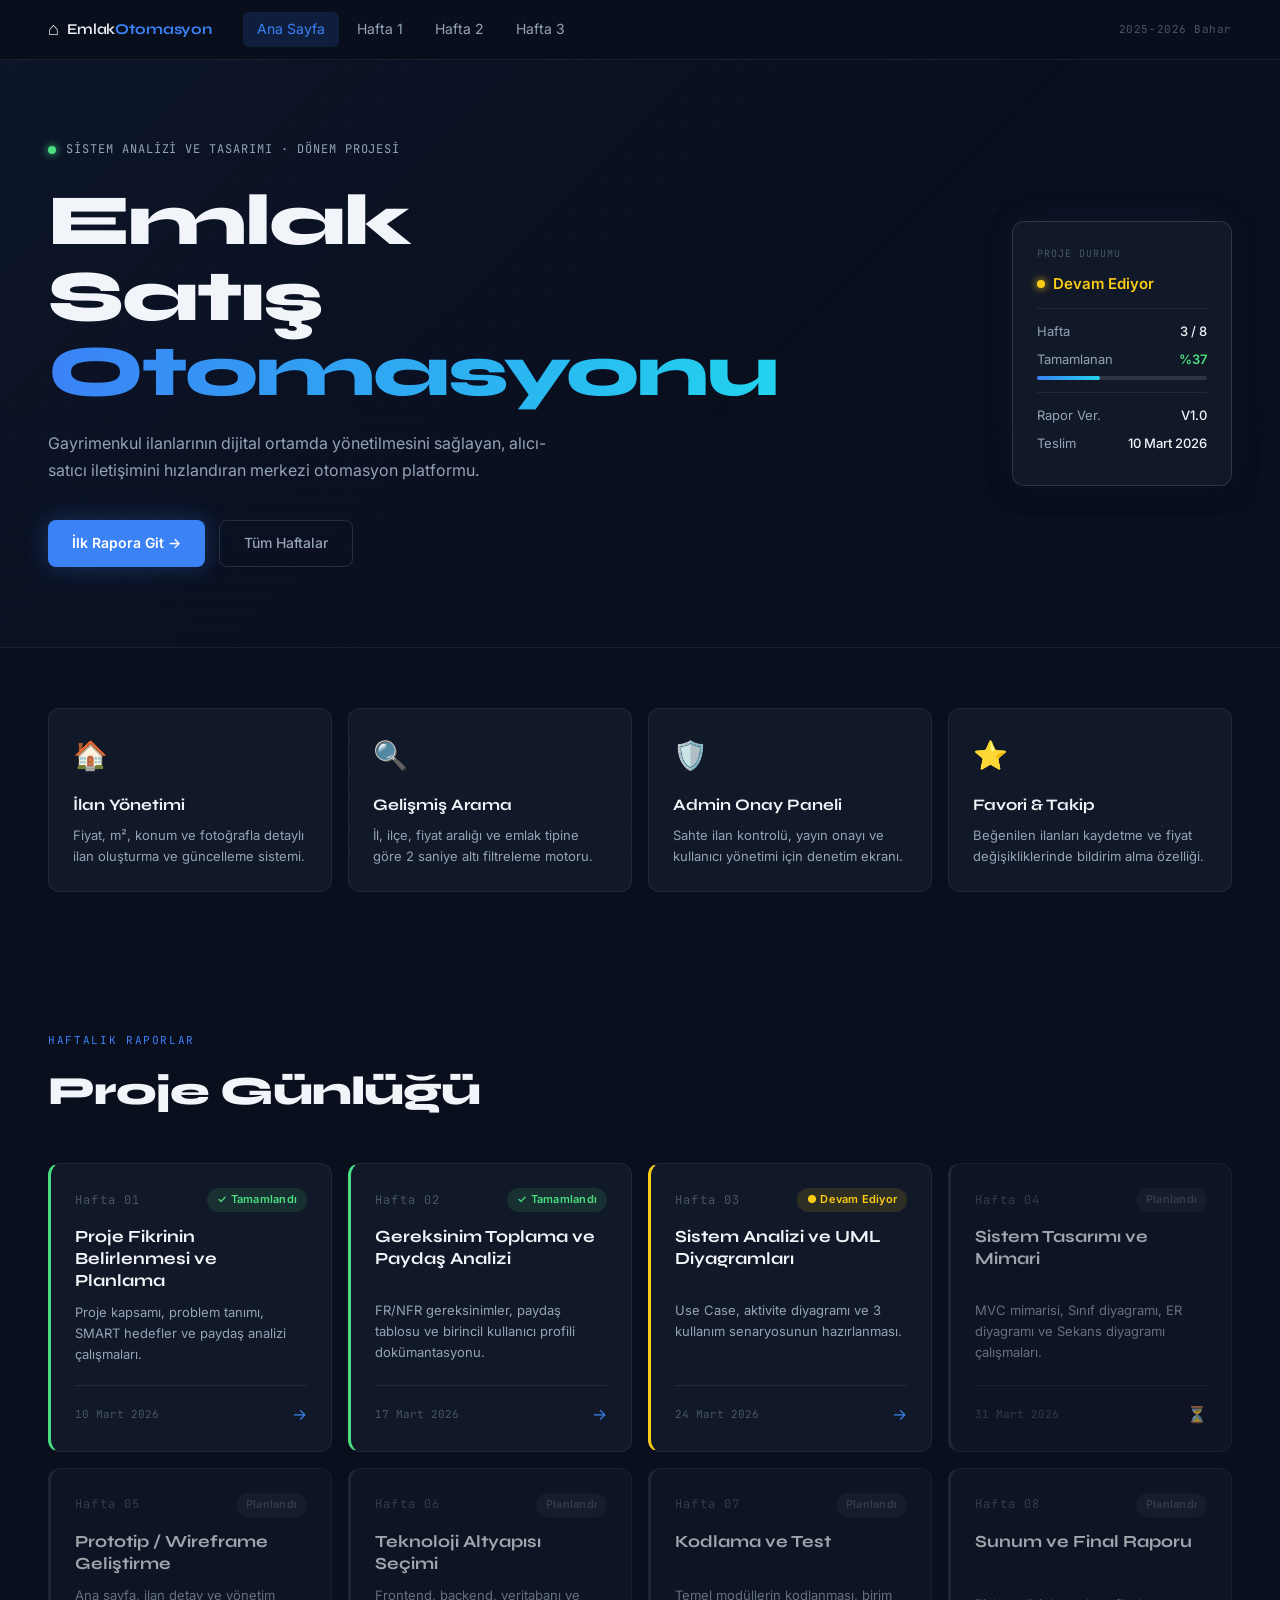
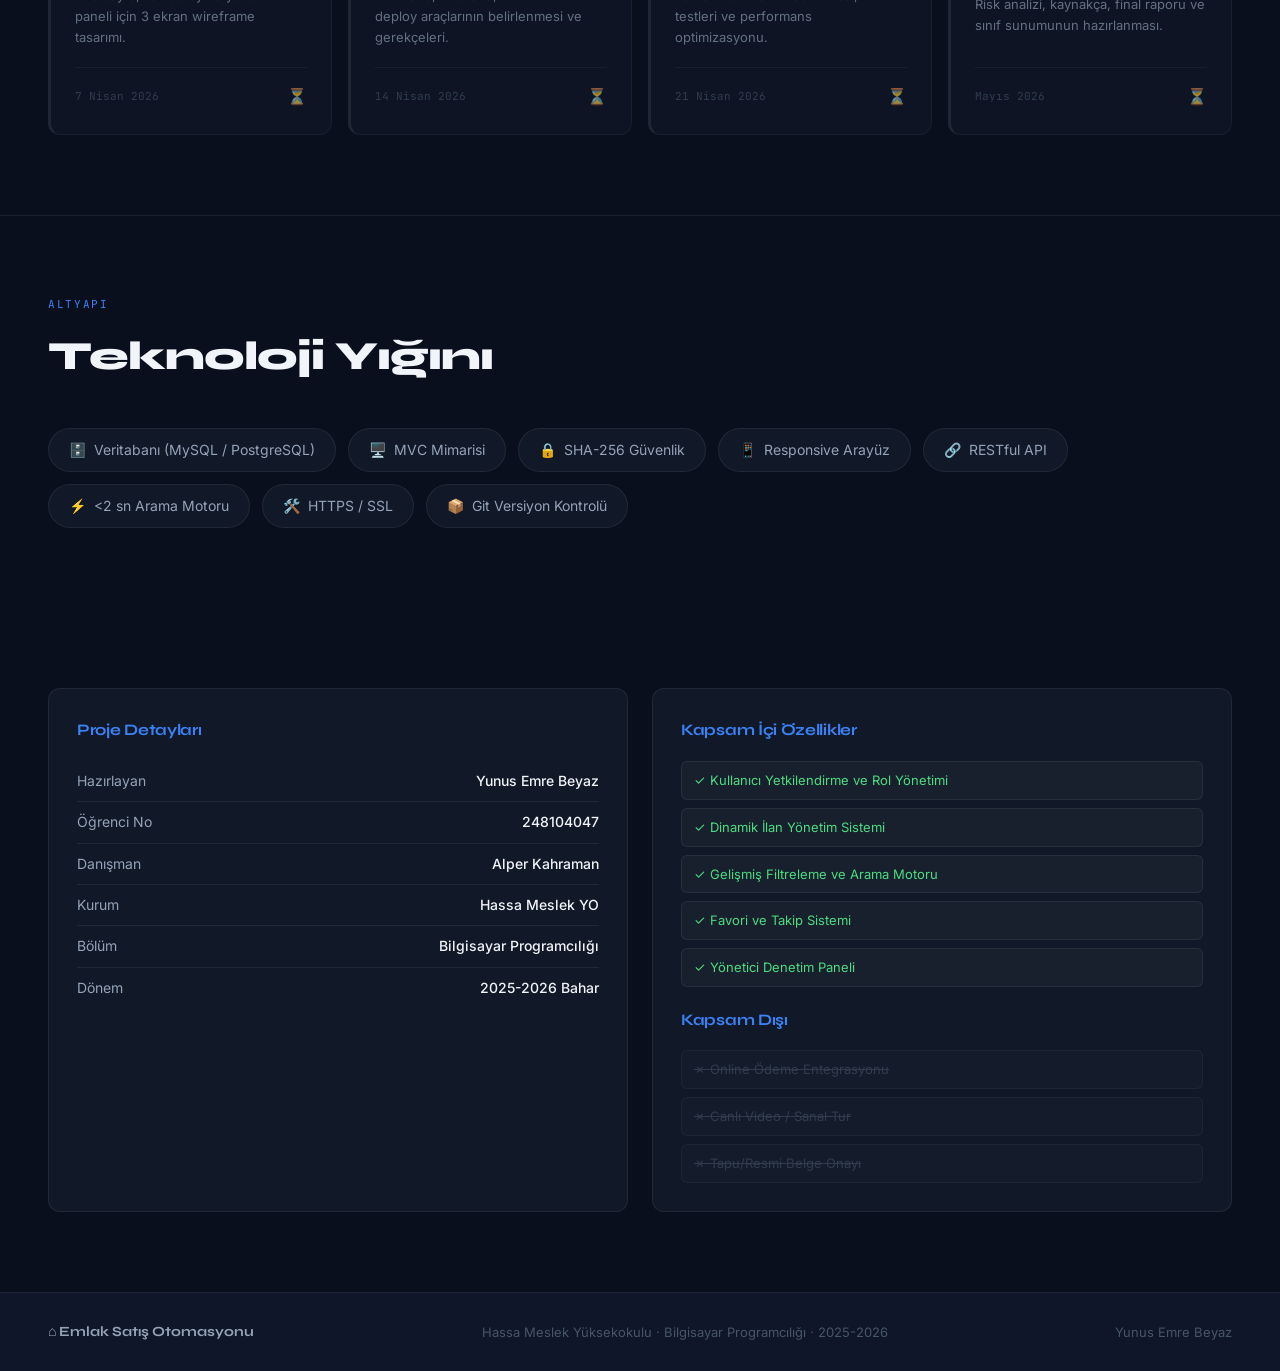
<file: index.html>
<!DOCTYPE html>
<html lang="tr">
<head>
  <meta charset="UTF-8" />
  <meta name="viewport" content="width=device-width, initial-scale=1.0" />
  <title>Emlak Satış Otomasyonu — Dönem Proje Blogu</title>
  <link rel="preconnect" href="https://fonts.googleapis.com" />
  <link href="https://fonts.googleapis.com/css2?family=Syne:wght@400;600;700;800&family=Inter:wght@300;400;500;600&family=JetBrains+Mono:wght@400;500&display=swap" rel="stylesheet" />
  <link rel="stylesheet" href="style.css" />
</head>
<body>

  <!-- NAV -->
  <nav class="navbar">
    <a href="index.html" class="nav-brand">
      <span class="brand-icon">⌂</span>
      <span>Emlak<b>Otomasyon</b></span>
    </a>
    <div class="nav-links">
      <a href="index.html" class="active">Ana Sayfa</a>
      <a href="hafta-1.html">Hafta 1</a>
      <a href="hafta-2.html">Hafta 2</a>
      <a href="hafta-3.html">Hafta 3</a>
    </div>
    <div class="nav-badge">2025-2026 Bahar</div>
  </nav>

  <!-- HERO -->
  <section class="hero">
    <div class="hero-grid-bg"></div>
    <div class="hero-inner">
      <div class="hero-eyebrow">
        <span class="dot dot-green"></span>
        Sistem Analizi ve Tasarımı · Dönem Projesi
      </div>
      <h1 class="hero-title">
        Emlak Satış<br />
        <span class="hero-title-accent">Otomasyonu</span>
      </h1>
      <p class="hero-sub">Gayrimenkul ilanlarının dijital ortamda yönetilmesini sağlayan, alıcı-satıcı iletişimini hızlandıran merkezi otomasyon platformu.</p>
      <div class="hero-cta-row">
        <a href="hafta-1.html" class="btn-primary">İlk Rapora Git →</a>
        <a href="#raporlar" class="btn-ghost">Tüm Haftalar</a>
      </div>
    </div>
    <div class="hero-card-float">
      <div class="float-card">
        <div class="fc-label">Proje Durumu</div>
        <div class="fc-status"><span class="dot dot-yellow anim"></span> Devam Ediyor</div>
        <div class="fc-divider"></div>
        <div class="fc-row"><span>Hafta</span><span>3 / 8</span></div>
        <div class="fc-row"><span>Tamamlanan</span><span class="fc-green">%37</span></div>
        <div class="fc-bar-wrap"><div class="fc-bar" style="width:37%"></div></div>
        <div class="fc-divider"></div>
        <div class="fc-row"><span>Rapor Ver.</span><span>V1.0</span></div>
        <div class="fc-row"><span>Teslim</span><span>10 Mart 2026</span></div>
      </div>
    </div>
  </section>

  <!-- FEATURES -->
  <section class="features">
    <div class="features-inner">
      <div class="feat-card">
        <div class="feat-icon">🏠</div>
        <h3>İlan Yönetimi</h3>
        <p>Fiyat, m², konum ve fotoğrafla detaylı ilan oluşturma ve güncelleme sistemi.</p>
      </div>
      <div class="feat-card">
        <div class="feat-icon">🔍</div>
        <h3>Gelişmiş Arama</h3>
        <p>İl, ilçe, fiyat aralığı ve emlak tipine göre 2 saniye altı filtreleme motoru.</p>
      </div>
      <div class="feat-card">
        <div class="feat-icon">🛡️</div>
        <h3>Admin Onay Paneli</h3>
        <p>Sahte ilan kontrolü, yayın onayı ve kullanıcı yönetimi için denetim ekranı.</p>
      </div>
      <div class="feat-card">
        <div class="feat-icon">⭐</div>
        <h3>Favori & Takip</h3>
        <p>Beğenilen ilanları kaydetme ve fiyat değişikliklerinde bildirim alma özelliği.</p>
      </div>
    </div>
  </section>

  <!-- HAFTALIK RAPORLAR -->
  <section class="reports" id="raporlar">
    <div class="section-inner">
      <div class="section-header">
        <span class="section-tag">HAFTALIK RAPORLAR</span>
        <h2 class="section-title">Proje Günlüğü</h2>
      </div>

      <div class="reports-grid">

        <!-- Hafta 1 -->
        <a href="hafta-1.html" class="report-card status-done">
          <div class="rc-top">
            <span class="rc-week">Hafta 01</span>
            <span class="rc-badge done">✓ Tamamlandı</span>
          </div>
          <h3 class="rc-title">Proje Fikrinin Belirlenmesi ve Planlama</h3>
          <p class="rc-desc">Proje kapsamı, problem tanımı, SMART hedefler ve paydaş analizi çalışmaları.</p>
          <div class="rc-footer">
            <span class="rc-date">10 Mart 2026</span>
            <span class="rc-arrow">→</span>
          </div>
        </a>

        <!-- Hafta 2 -->
        <a href="hafta-2.html" class="report-card status-done">
          <div class="rc-top">
            <span class="rc-week">Hafta 02</span>
            <span class="rc-badge done">✓ Tamamlandı</span>
          </div>
          <h3 class="rc-title">Gereksinim Toplama ve Paydaş Analizi</h3>
          <p class="rc-desc">FR/NFR gereksinimler, paydaş tablosu ve birincil kullanıcı profili dokümantasyonu.</p>
          <div class="rc-footer">
            <span class="rc-date">17 Mart 2026</span>
            <span class="rc-arrow">→</span>
          </div>
        </a>

        <!-- Hafta 3 -->
        <a href="hafta-3.html" class="report-card status-active">
          <div class="rc-top">
            <span class="rc-week">Hafta 03</span>
            <span class="rc-badge active">● Devam Ediyor</span>
          </div>
          <h3 class="rc-title">Sistem Analizi ve UML Diyagramları</h3>
          <p class="rc-desc">Use Case, aktivite diyagramı ve 3 kullanım senaryosunun hazırlanması.</p>
          <div class="rc-footer">
            <span class="rc-date">24 Mart 2026</span>
            <span class="rc-arrow">→</span>
          </div>
        </a>

        <!-- Hafta 4 -->
        <div class="report-card status-pending">
          <div class="rc-top">
            <span class="rc-week">Hafta 04</span>
            <span class="rc-badge pending">Planlandı</span>
          </div>
          <h3 class="rc-title">Sistem Tasarımı ve Mimari</h3>
          <p class="rc-desc">MVC mimarisi, Sınıf diyagramı, ER diyagramı ve Sekans diyagramı çalışmaları.</p>
          <div class="rc-footer">
            <span class="rc-date">31 Mart 2026</span>
            <span class="rc-arrow rc-lock">⏳</span>
          </div>
        </div>

        <!-- Hafta 5 -->
        <div class="report-card status-pending">
          <div class="rc-top">
            <span class="rc-week">Hafta 05</span>
            <span class="rc-badge pending">Planlandı</span>
          </div>
          <h3 class="rc-title">Prototip / Wireframe Geliştirme</h3>
          <p class="rc-desc">Ana sayfa, ilan detay ve yönetim paneli için 3 ekran wireframe tasarımı.</p>
          <div class="rc-footer">
            <span class="rc-date">7 Nisan 2026</span>
            <span class="rc-arrow rc-lock">⏳</span>
          </div>
        </div>

        <!-- Hafta 6 -->
        <div class="report-card status-pending">
          <div class="rc-top">
            <span class="rc-week">Hafta 06</span>
            <span class="rc-badge pending">Planlandı</span>
          </div>
          <h3 class="rc-title">Teknoloji Altyapısı Seçimi</h3>
          <p class="rc-desc">Frontend, backend, veritabanı ve deploy araçlarının belirlenmesi ve gerekçeleri.</p>
          <div class="rc-footer">
            <span class="rc-date">14 Nisan 2026</span>
            <span class="rc-arrow rc-lock">⏳</span>
          </div>
        </div>

        <!-- Hafta 7 -->
        <div class="report-card status-pending">
          <div class="rc-top">
            <span class="rc-week">Hafta 07</span>
            <span class="rc-badge pending">Planlandı</span>
          </div>
          <h3 class="rc-title">Kodlama ve Test</h3>
          <p class="rc-desc">Temel modüllerin kodlanması, birim testleri ve performans optimizasyonu.</p>
          <div class="rc-footer">
            <span class="rc-date">21 Nisan 2026</span>
            <span class="rc-arrow rc-lock">⏳</span>
          </div>
        </div>

        <!-- Hafta 8 -->
        <div class="report-card status-pending">
          <div class="rc-top">
            <span class="rc-week">Hafta 08</span>
            <span class="rc-badge pending">Planlandı</span>
          </div>
          <h3 class="rc-title">Sunum ve Final Raporu</h3>
          <p class="rc-desc">Risk analizi, kaynakça, final raporu ve sınıf sunumunun hazırlanması.</p>
          <div class="rc-footer">
            <span class="rc-date">Mayıs 2026</span>
            <span class="rc-arrow rc-lock">⏳</span>
          </div>
        </div>

      </div>
    </div>
  </section>

  <!-- TECH STACK -->
  <section class="tech-section">
    <div class="section-inner">
      <div class="section-header">
        <span class="section-tag">ALTYAPI</span>
        <h2 class="section-title">Teknoloji Yığını</h2>
      </div>
      <div class="tech-grid">
        <div class="tech-pill"><span>🗄️</span> Veritabanı (MySQL / PostgreSQL)</div>
        <div class="tech-pill"><span>🖥️</span> MVC Mimarisi</div>
        <div class="tech-pill"><span>🔒</span> SHA-256 Güvenlik</div>
        <div class="tech-pill"><span>📱</span> Responsive Arayüz</div>
        <div class="tech-pill"><span>🔗</span> RESTful API</div>
        <div class="tech-pill"><span>⚡</span> &lt;2 sn Arama Motoru</div>
        <div class="tech-pill"><span>🛠️</span> HTTPS / SSL</div>
        <div class="tech-pill"><span>📦</span> Git Versiyon Kontrolü</div>
      </div>
    </div>
  </section>

  <!-- PROJECT INFO -->
  <section class="info-section">
    <div class="section-inner">
      <div class="info-grid">
        <div class="info-card">
          <h3>Proje Detayları</h3>
          <div class="info-row"><span>Hazırlayan</span><b>Yunus Emre Beyaz</b></div>
          <div class="info-row"><span>Öğrenci No</span><b>248104047</b></div>
          <div class="info-row"><span>Danışman</span><b>Alper Kahraman</b></div>
          <div class="info-row"><span>Kurum</span><b>Hassa Meslek YO</b></div>
          <div class="info-row"><span>Bölüm</span><b>Bilgisayar Programcılığı</b></div>
          <div class="info-row"><span>Dönem</span><b>2025-2026 Bahar</b></div>
        </div>
        <div class="info-card">
          <h3>Kapsam İçi Özellikler</h3>
          <div class="scope-list">
            <div class="scope-item">✓ Kullanıcı Yetkilendirme ve Rol Yönetimi</div>
            <div class="scope-item">✓ Dinamik İlan Yönetim Sistemi</div>
            <div class="scope-item">✓ Gelişmiş Filtreleme ve Arama Motoru</div>
            <div class="scope-item">✓ Favori ve Takip Sistemi</div>
            <div class="scope-item">✓ Yönetici Denetim Paneli</div>
          </div>
          <h3 style="margin-top:20px">Kapsam Dışı</h3>
          <div class="scope-list">
            <div class="scope-item out">✗ Online Ödeme Entegrasyonu</div>
            <div class="scope-item out">✗ Canlı Video / Sanal Tur</div>
            <div class="scope-item out">✗ Tapu/Resmi Belge Onayı</div>
          </div>
        </div>
      </div>
    </div>
  </section>

  <!-- FOOTER -->
  <footer class="site-footer">
    <div class="footer-inner">
      <div class="footer-brand">⌂ Emlak Satış Otomasyonu</div>
      <div class="footer-center">Hassa Meslek Yüksekokulu · Bilgisayar Programcılığı · 2025-2026</div>
      <div class="footer-right">Yunus Emre Beyaz</div>
    </div>
  </footer>

</body>
</html>
</file>
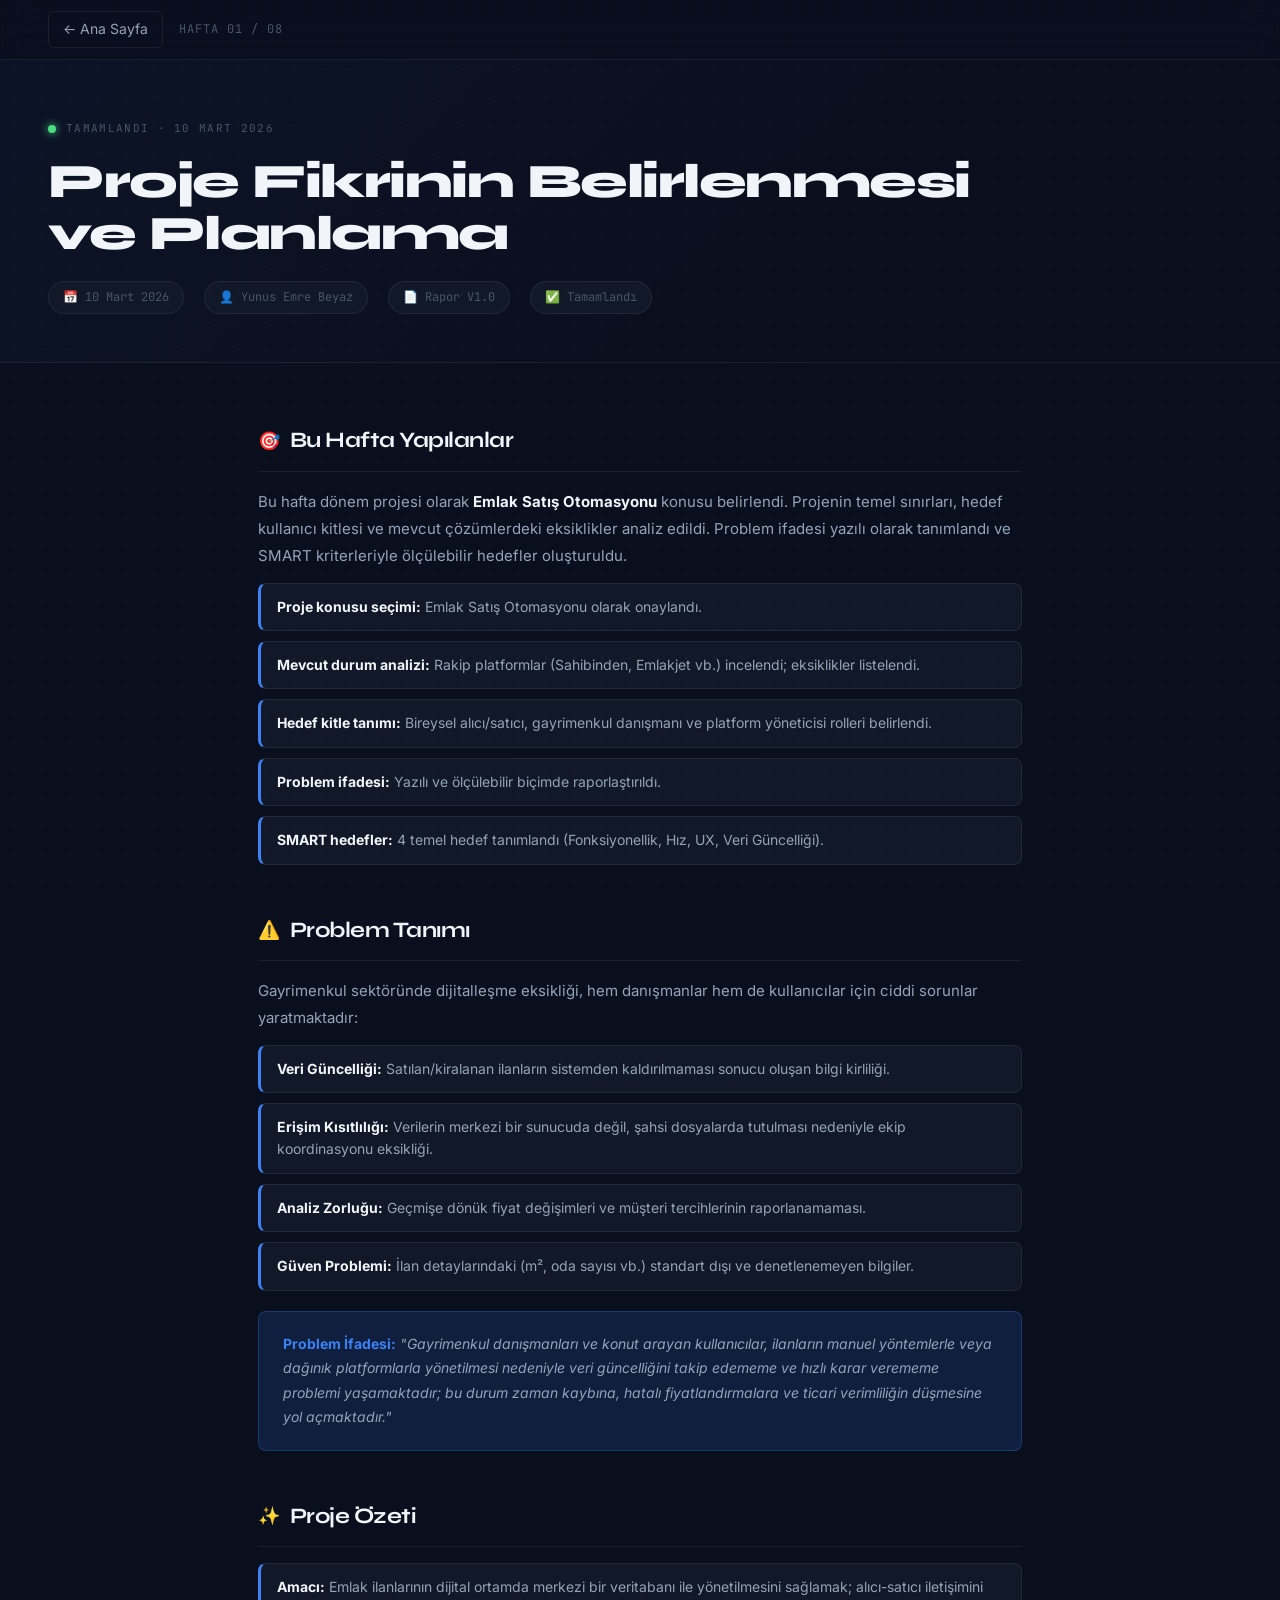
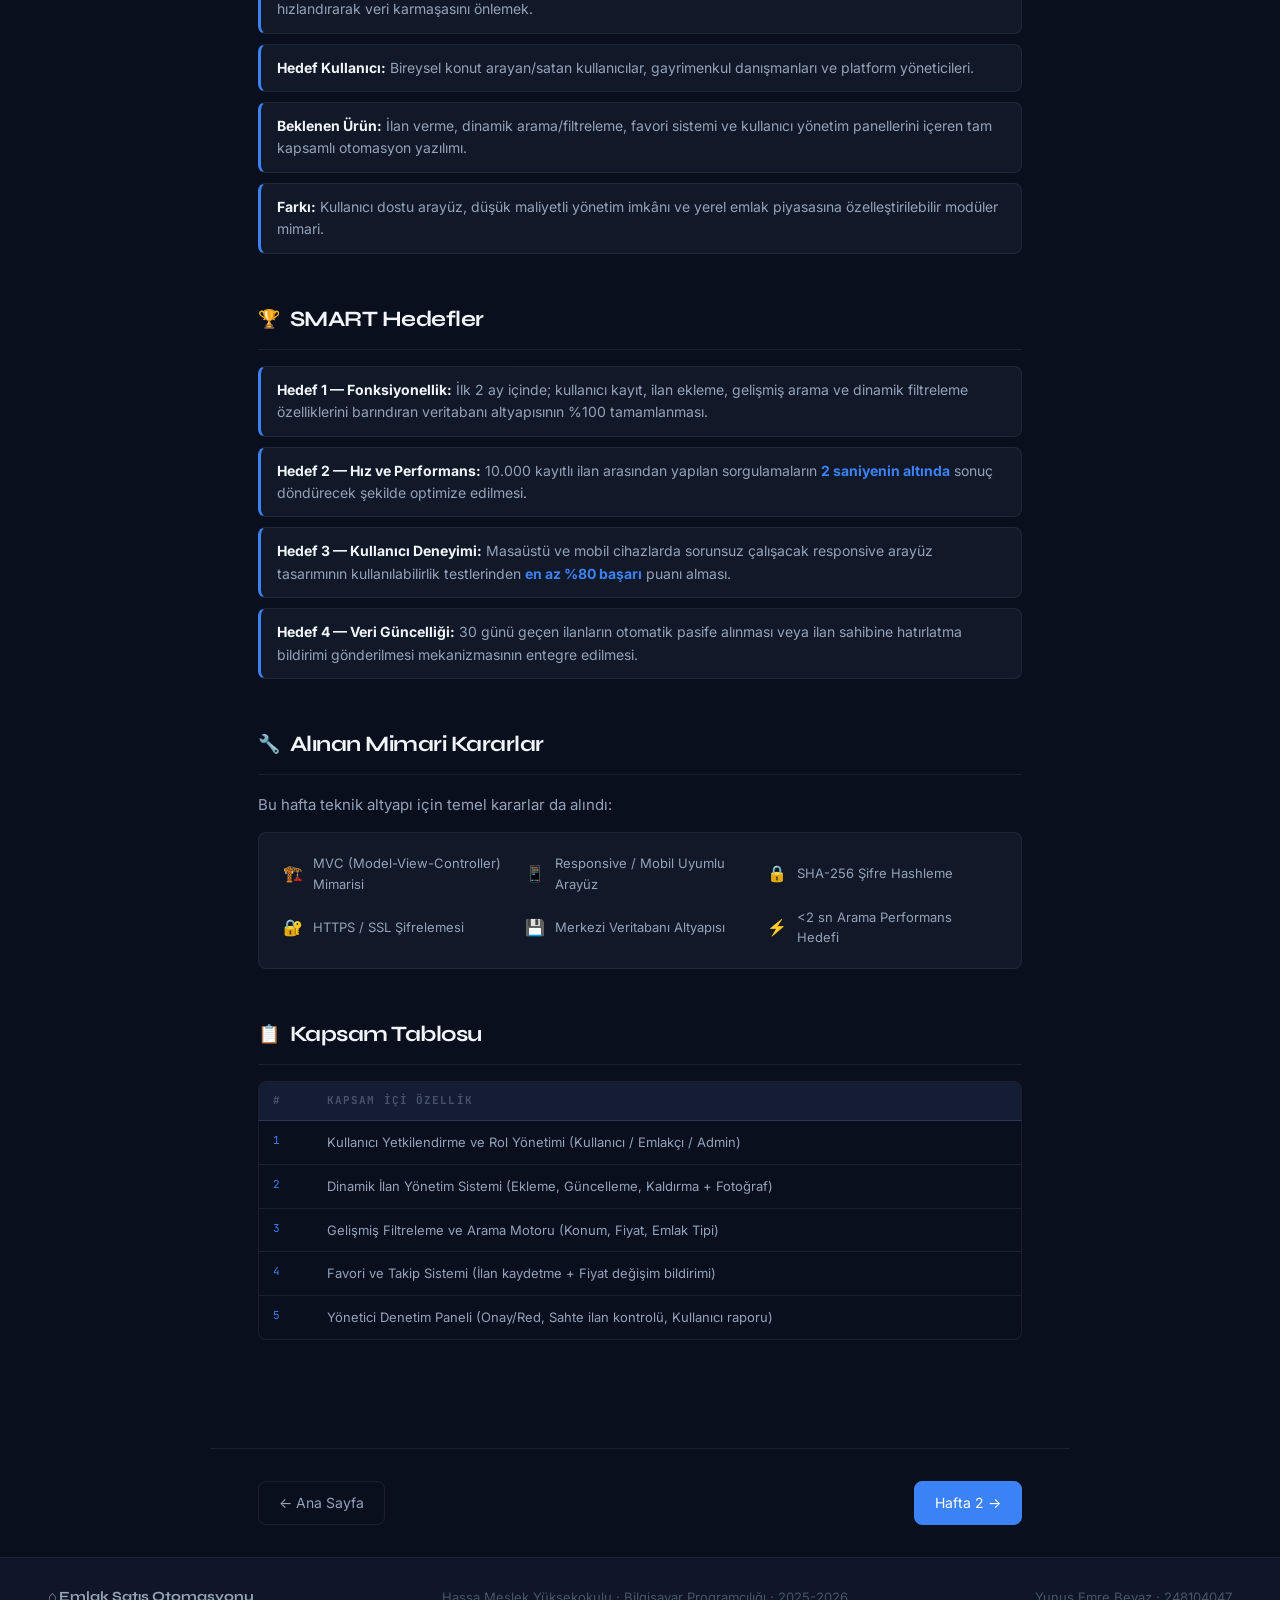
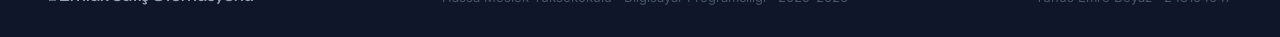
<file: hafta-1.html>
<!DOCTYPE html>
<html lang="tr">
<head>
  <meta charset="UTF-8" />
  <meta name="viewport" content="width=device-width, initial-scale=1.0" />
  <title>Hafta 1 — Proje Fikrinin Belirlenmesi | Emlak Satış Otomasyonu</title>
  <link rel="preconnect" href="https://fonts.googleapis.com" />
  <link href="https://fonts.googleapis.com/css2?family=Syne:wght@400;600;700;800&family=Inter:wght@300;400;500;600&family=JetBrains+Mono:wght@400;500&display=swap" rel="stylesheet" />
  <link rel="stylesheet" href="style.css" />
</head>
<body>

  <!-- NAV -->
  <nav class="detail-nav">
    <a href="index.html" class="back-btn">← Ana Sayfa</a>
    <span class="detail-nav-title">HAFTA 01 / 08</span>
  </nav>

  <!-- DETAIL HERO -->
  <div class="detail-hero">
    <div class="detail-eyebrow">
      <span class="dot dot-green"></span>
      Tamamlandı · 10 Mart 2026
    </div>
    <h1 class="detail-title">Proje Fikrinin Belirlenmesi<br />ve Planlama</h1>
    <div class="detail-meta">
      <div class="dm-item">📅 10 Mart 2026</div>
      <div class="dm-item">👤 Yunus Emre Beyaz</div>
      <div class="dm-item">📄 Rapor V1.0</div>
      <div class="dm-item">✅ Tamamlandı</div>
    </div>
  </div>

  <!-- CONTENT -->
  <main class="detail-content">

    <div class="content-block">
      <h2><span class="icon">🎯</span> Bu Hafta Yapılanlar</h2>
      <p>Bu hafta dönem projesi olarak <strong style="color:var(--text)">Emlak Satış Otomasyonu</strong> konusu belirlendi. Projenin temel sınırları, hedef kullanıcı kitlesi ve mevcut çözümlerdeki eksiklikler analiz edildi. Problem ifadesi yazılı olarak tanımlandı ve SMART kriterleriyle ölçülebilir hedefler oluşturuldu.</p>
      <ul>
        <li><strong>Proje konusu seçimi:</strong> Emlak Satış Otomasyonu olarak onaylandı.</li>
        <li><strong>Mevcut durum analizi:</strong> Rakip platformlar (Sahibinden, Emlakjet vb.) incelendi; eksiklikler listelendi.</li>
        <li><strong>Hedef kitle tanımı:</strong> Bireysel alıcı/satıcı, gayrimenkul danışmanı ve platform yöneticisi rolleri belirlendi.</li>
        <li><strong>Problem ifadesi:</strong> Yazılı ve ölçülebilir biçimde raporlaştırıldı.</li>
        <li><strong>SMART hedefler:</strong> 4 temel hedef tanımlandı (Fonksiyonellik, Hız, UX, Veri Güncelliği).</li>
      </ul>
    </div>

    <div class="content-block">
      <h2><span class="icon">⚠️</span> Problem Tanımı</h2>
      <p>Gayrimenkul sektöründe dijitalleşme eksikliği, hem danışmanlar hem de kullanıcılar için ciddi sorunlar yaratmaktadır:</p>
      <ul>
        <li><strong>Veri Güncelliği:</strong> Satılan/kiralanan ilanların sistemden kaldırılmaması sonucu oluşan bilgi kirliliği.</li>
        <li><strong>Erişim Kısıtlılığı:</strong> Verilerin merkezi bir sunucuda değil, şahsi dosyalarda tutulması nedeniyle ekip koordinasyonu eksikliği.</li>
        <li><strong>Analiz Zorluğu:</strong> Geçmişe dönük fiyat değişimleri ve müşteri tercihlerinin raporlanamaması.</li>
        <li><strong>Güven Problemi:</strong> İlan detaylarındaki (m², oda sayısı vb.) standart dışı ve denetlenemeyen bilgiler.</li>
      </ul>

      <div class="callout">
        <strong>Problem İfadesi:</strong> "Gayrimenkul danışmanları ve konut arayan kullanıcılar, ilanların manuel yöntemlerle veya dağınık platformlarla yönetilmesi nedeniyle veri güncelliğini takip edememe ve hızlı karar verememe problemi yaşamaktadır; bu durum zaman kaybına, hatalı fiyatlandırmalara ve ticari verimliliğin düşmesine yol açmaktadır."
      </div>
    </div>

    <div class="content-block">
      <h2><span class="icon">✨</span> Proje Özeti</h2>
      <ul>
        <li><strong>Amacı:</strong> Emlak ilanlarının dijital ortamda merkezi bir veritabanı ile yönetilmesini sağlamak; alıcı-satıcı iletişimini hızlandırarak veri karmaşasını önlemek.</li>
        <li><strong>Hedef Kullanıcı:</strong> Bireysel konut arayan/satan kullanıcılar, gayrimenkul danışmanları ve platform yöneticileri.</li>
        <li><strong>Beklenen Ürün:</strong> İlan verme, dinamik arama/filtreleme, favori sistemi ve kullanıcı yönetim panellerini içeren tam kapsamlı otomasyon yazılımı.</li>
        <li><strong>Farkı:</strong> Kullanıcı dostu arayüz, düşük maliyetli yönetim imkânı ve yerel emlak piyasasına özelleştirilebilir modüler mimari.</li>
      </ul>
    </div>

    <div class="content-block">
      <h2><span class="icon">🏆</span> SMART Hedefler</h2>
      <ul>
        <li><strong>Hedef 1 — Fonksiyonellik:</strong> İlk 2 ay içinde; kullanıcı kayıt, ilan ekleme, gelişmiş arama ve dinamik filtreleme özelliklerini barındıran veritabanı altyapısının %100 tamamlanması.</li>
        <li><strong>Hedef 2 — Hız ve Performans:</strong> 10.000 kayıtlı ilan arasından yapılan sorgulamaların <strong style="color:var(--blue)">2 saniyenin altında</strong> sonuç döndürecek şekilde optimize edilmesi.</li>
        <li><strong>Hedef 3 — Kullanıcı Deneyimi:</strong> Masaüstü ve mobil cihazlarda sorunsuz çalışacak responsive arayüz tasarımının kullanılabilirlik testlerinden <strong style="color:var(--blue)">en az %80 başarı</strong> puanı alması.</li>
        <li><strong>Hedef 4 — Veri Güncelliği:</strong> 30 günü geçen ilanların otomatik pasife alınması veya ilan sahibine hatırlatma bildirimi gönderilmesi mekanizmasının entegre edilmesi.</li>
      </ul>
    </div>

    <div class="content-block">
      <h2><span class="icon">🔧</span> Alınan Mimari Kararlar</h2>
      <p>Bu hafta teknik altyapı için temel kararlar da alındı:</p>
      <div class="tech-box">
        <div class="tb-item"><span>🏗️</span> MVC (Model-View-Controller) Mimarisi</div>
        <div class="tb-item"><span>📱</span> Responsive / Mobil Uyumlu Arayüz</div>
        <div class="tb-item"><span>🔒</span> SHA-256 Şifre Hashleme</div>
        <div class="tb-item"><span>🔐</span> HTTPS / SSL Şifrelemesi</div>
        <div class="tb-item"><span>💾</span> Merkezi Veritabanı Altyapısı</div>
        <div class="tb-item"><span>⚡</span> &lt;2 sn Arama Performans Hedefi</div>
      </div>
    </div>

    <div class="content-block">
      <h2><span class="icon">📋</span> Kapsam Tablosu</h2>
      <div class="table-wrap">
        <table class="req-table">
          <thead>
            <tr>
              <th>#</th>
              <th>Kapsam İçi Özellik</th>
            </tr>
          </thead>
          <tbody>
            <tr><td class="code">1</td><td>Kullanıcı Yetkilendirme ve Rol Yönetimi (Kullanıcı / Emlakçı / Admin)</td></tr>
            <tr><td class="code">2</td><td>Dinamik İlan Yönetim Sistemi (Ekleme, Güncelleme, Kaldırma + Fotoğraf)</td></tr>
            <tr><td class="code">3</td><td>Gelişmiş Filtreleme ve Arama Motoru (Konum, Fiyat, Emlak Tipi)</td></tr>
            <tr><td class="code">4</td><td>Favori ve Takip Sistemi (İlan kaydetme + Fiyat değişim bildirimi)</td></tr>
            <tr><td class="code">5</td><td>Yönetici Denetim Paneli (Onay/Red, Sahte ilan kontrolü, Kullanıcı raporu)</td></tr>
          </tbody>
        </table>
      </div>
    </div>

  </main>

  <!-- BOTTOM NAV -->
  <div class="detail-nav-bottom">
    <a href="index.html" class="nav-btn">← Ana Sayfa</a>
    <a href="hafta-2.html" class="nav-btn primary">Hafta 2 →</a>
  </div>

  <!-- FOOTER -->
  <footer class="site-footer">
    <div class="footer-inner">
      <div class="footer-brand">⌂ Emlak Satış Otomasyonu</div>
      <div class="footer-center">Hassa Meslek Yüksekokulu · Bilgisayar Programcılığı · 2025-2026</div>
      <div class="footer-right">Yunus Emre Beyaz · 248104047</div>
    </div>
  </footer>

</body>
</html>
</file>
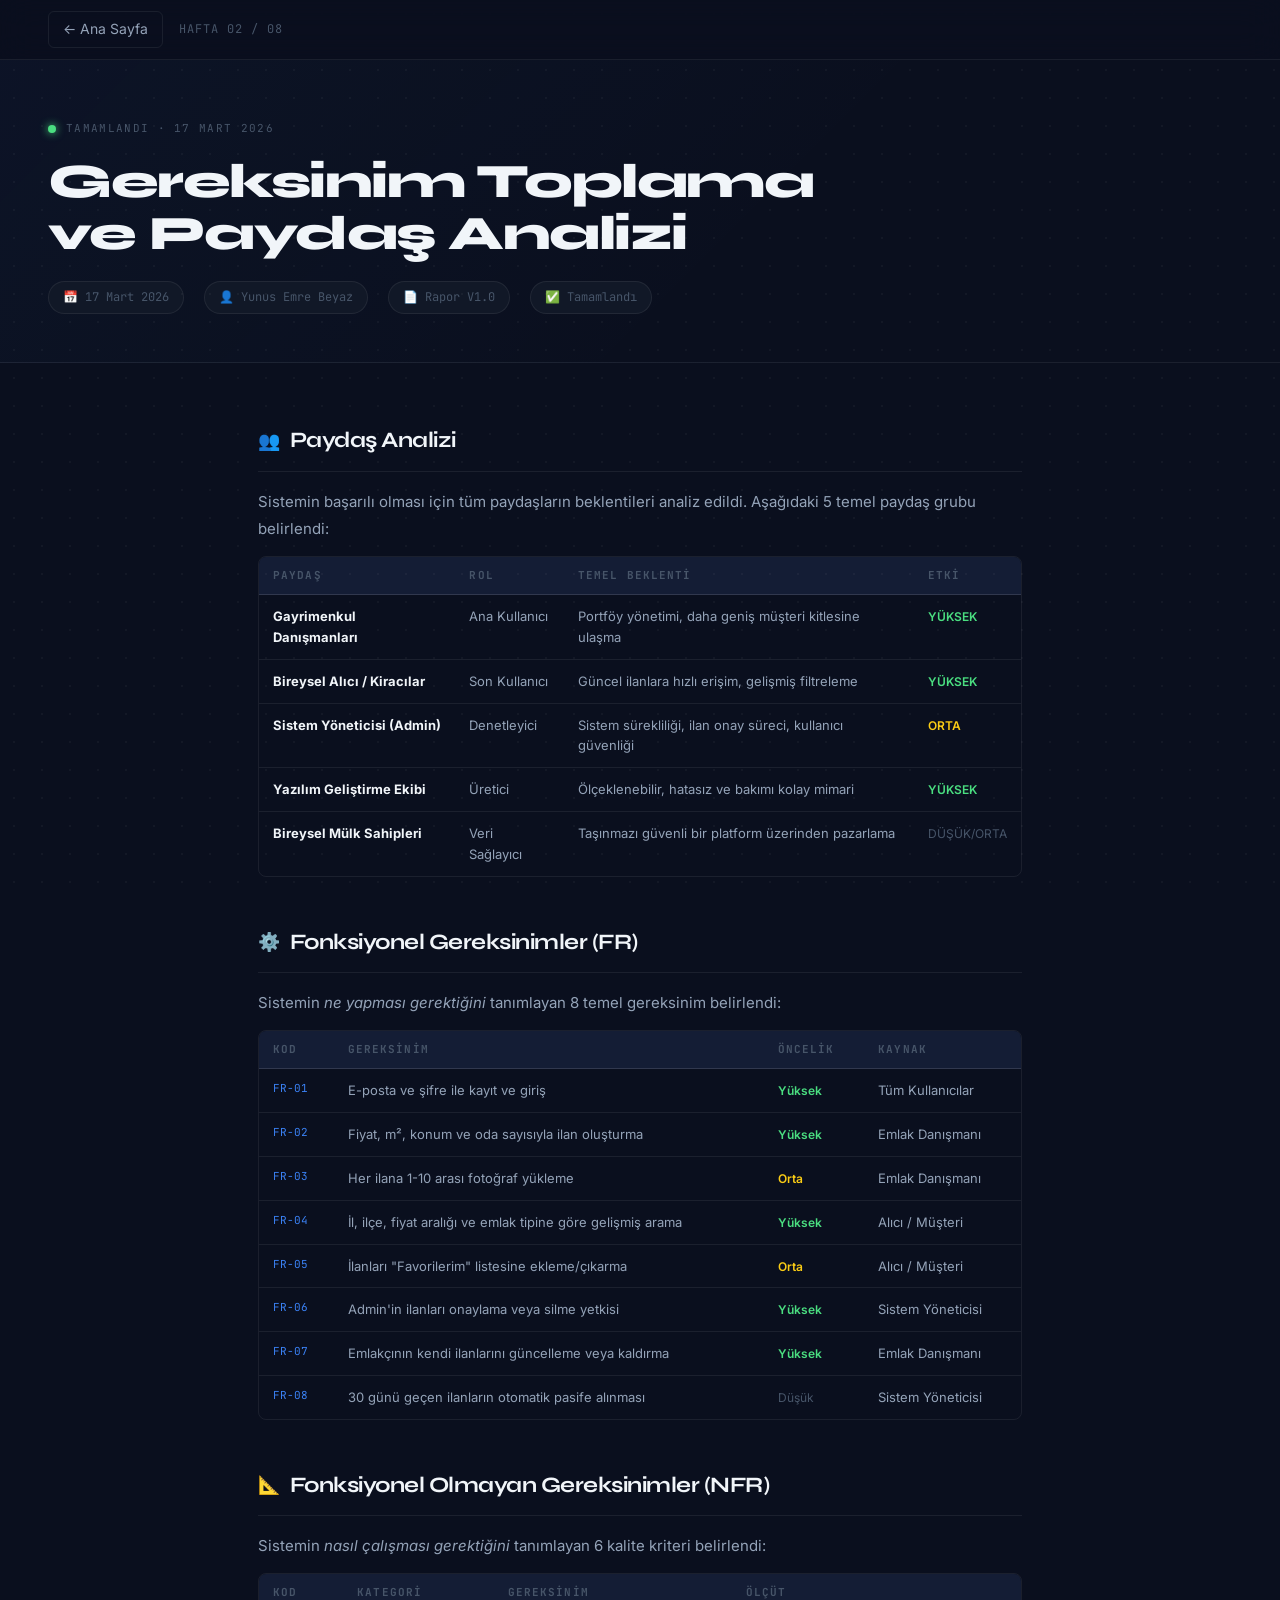
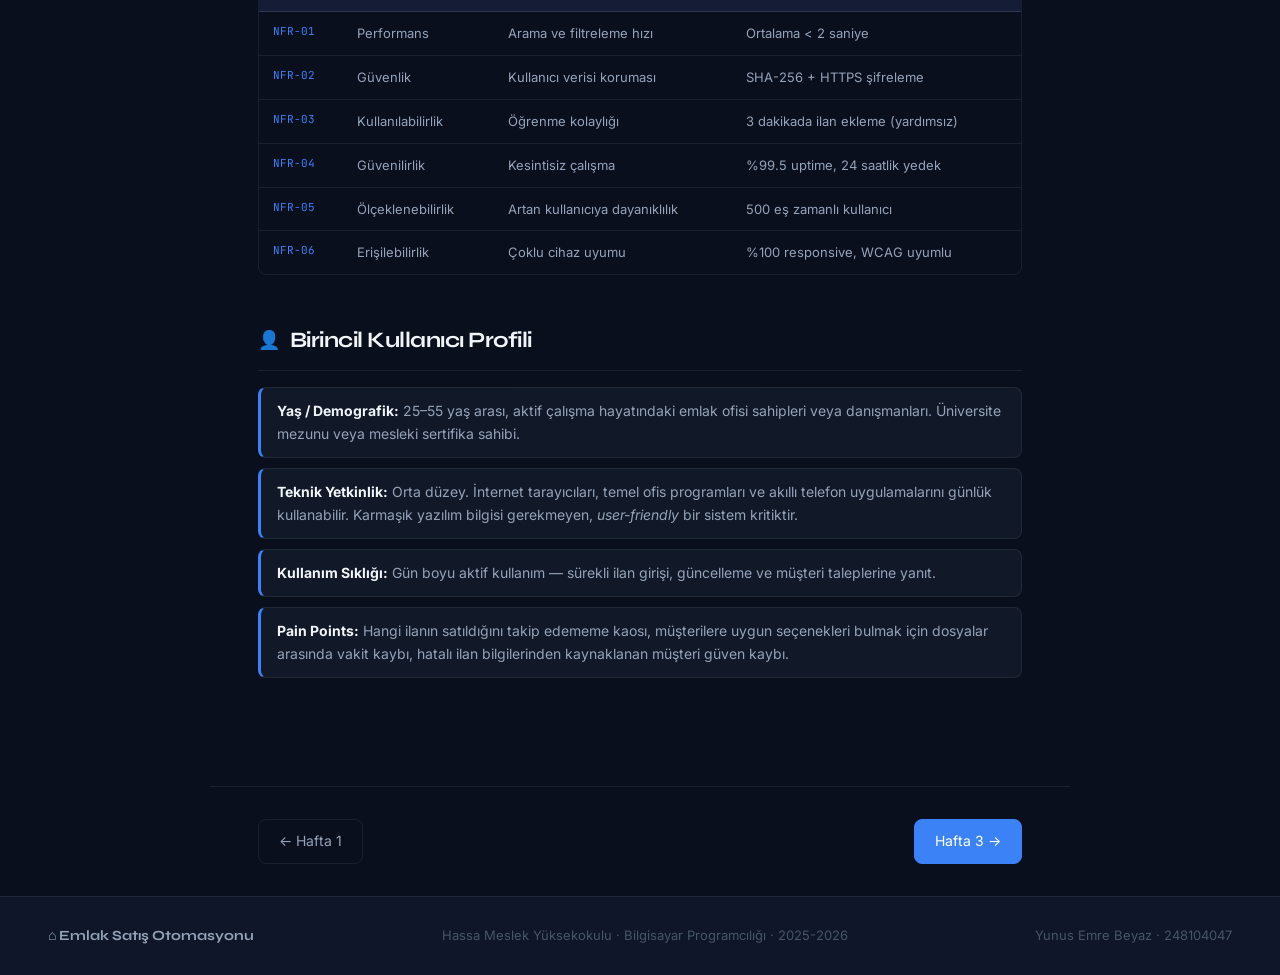
<file: hafta-2.html>
<!DOCTYPE html>
<html lang="tr">
<head>
  <meta charset="UTF-8" />
  <meta name="viewport" content="width=device-width, initial-scale=1.0" />
  <title>Hafta 2 — Gereksinim Toplama ve Paydaş Analizi | Emlak Satış Otomasyonu</title>
  <link rel="preconnect" href="https://fonts.googleapis.com" />
  <link href="https://fonts.googleapis.com/css2?family=Syne:wght@400;600;700;800&family=Inter:wght@300;400;500;600&family=JetBrains+Mono:wght@400;500&display=swap" rel="stylesheet" />
  <link rel="stylesheet" href="style.css" />
</head>
<body>

  <nav class="detail-nav">
    <a href="index.html" class="back-btn">← Ana Sayfa</a>
    <span class="detail-nav-title">HAFTA 02 / 08</span>
  </nav>

  <div class="detail-hero">
    <div class="detail-eyebrow">
      <span class="dot dot-green"></span>
      Tamamlandı · 17 Mart 2026
    </div>
    <h1 class="detail-title">Gereksinim Toplama<br />ve Paydaş Analizi</h1>
    <div class="detail-meta">
      <div class="dm-item">📅 17 Mart 2026</div>
      <div class="dm-item">👤 Yunus Emre Beyaz</div>
      <div class="dm-item">📄 Rapor V1.0</div>
      <div class="dm-item">✅ Tamamlandı</div>
    </div>
  </div>

  <main class="detail-content">

    <div class="content-block">
      <h2><span class="icon">👥</span> Paydaş Analizi</h2>
      <p>Sistemin başarılı olması için tüm paydaşların beklentileri analiz edildi. Aşağıdaki 5 temel paydaş grubu belirlendi:</p>
      <div class="table-wrap">
        <table class="req-table">
          <thead>
            <tr>
              <th>Paydaş</th>
              <th>Rol</th>
              <th>Temel Beklenti</th>
              <th>Etki</th>
            </tr>
          </thead>
          <tbody>
            <tr>
              <td><strong style="color:var(--text)">Gayrimenkul Danışmanları</strong></td>
              <td>Ana Kullanıcı</td>
              <td>Portföy yönetimi, daha geniş müşteri kitlesine ulaşma</td>
              <td><span class="high">YÜKSEK</span></td>
            </tr>
            <tr>
              <td><strong style="color:var(--text)">Bireysel Alıcı / Kiracılar</strong></td>
              <td>Son Kullanıcı</td>
              <td>Güncel ilanlara hızlı erişim, gelişmiş filtreleme</td>
              <td><span class="high">YÜKSEK</span></td>
            </tr>
            <tr>
              <td><strong style="color:var(--text)">Sistem Yöneticisi (Admin)</strong></td>
              <td>Denetleyici</td>
              <td>Sistem sürekliliği, ilan onay süreci, kullanıcı güvenliği</td>
              <td><span class="mid">ORTA</span></td>
            </tr>
            <tr>
              <td><strong style="color:var(--text)">Yazılım Geliştirme Ekibi</strong></td>
              <td>Üretici</td>
              <td>Ölçeklenebilir, hatasız ve bakımı kolay mimari</td>
              <td><span class="high">YÜKSEK</span></td>
            </tr>
            <tr>
              <td><strong style="color:var(--text)">Bireysel Mülk Sahipleri</strong></td>
              <td>Veri Sağlayıcı</td>
              <td>Taşınmazı güvenli bir platform üzerinden pazarlama</td>
              <td><span class="low">DÜŞÜK/ORTA</span></td>
            </tr>
          </tbody>
        </table>
      </div>
    </div>

    <div class="content-block">
      <h2><span class="icon">⚙️</span> Fonksiyonel Gereksinimler (FR)</h2>
      <p>Sistemin <em>ne yapması gerektiğini</em> tanımlayan 8 temel gereksinim belirlendi:</p>
      <div class="table-wrap">
        <table class="req-table">
          <thead>
            <tr><th>Kod</th><th>Gereksinim</th><th>Öncelik</th><th>Kaynak</th></tr>
          </thead>
          <tbody>
            <tr><td class="code">FR-01</td><td>E-posta ve şifre ile kayıt ve giriş</td><td><span class="high">Yüksek</span></td><td>Tüm Kullanıcılar</td></tr>
            <tr><td class="code">FR-02</td><td>Fiyat, m², konum ve oda sayısıyla ilan oluşturma</td><td><span class="high">Yüksek</span></td><td>Emlak Danışmanı</td></tr>
            <tr><td class="code">FR-03</td><td>Her ilana 1-10 arası fotoğraf yükleme</td><td><span class="mid">Orta</span></td><td>Emlak Danışmanı</td></tr>
            <tr><td class="code">FR-04</td><td>İl, ilçe, fiyat aralığı ve emlak tipine göre gelişmiş arama</td><td><span class="high">Yüksek</span></td><td>Alıcı / Müşteri</td></tr>
            <tr><td class="code">FR-05</td><td>İlanları "Favorilerim" listesine ekleme/çıkarma</td><td><span class="mid">Orta</span></td><td>Alıcı / Müşteri</td></tr>
            <tr><td class="code">FR-06</td><td>Admin'in ilanları onaylama veya silme yetkisi</td><td><span class="high">Yüksek</span></td><td>Sistem Yöneticisi</td></tr>
            <tr><td class="code">FR-07</td><td>Emlakçının kendi ilanlarını güncelleme veya kaldırma</td><td><span class="high">Yüksek</span></td><td>Emlak Danışmanı</td></tr>
            <tr><td class="code">FR-08</td><td>30 günü geçen ilanların otomatik pasife alınması</td><td><span class="low">Düşük</span></td><td>Sistem Yöneticisi</td></tr>
          </tbody>
        </table>
      </div>
    </div>

    <div class="content-block">
      <h2><span class="icon">📐</span> Fonksiyonel Olmayan Gereksinimler (NFR)</h2>
      <p>Sistemin <em>nasıl çalışması gerektiğini</em> tanımlayan 6 kalite kriteri belirlendi:</p>
      <div class="table-wrap">
        <table class="req-table">
          <thead>
            <tr><th>Kod</th><th>Kategori</th><th>Gereksinim</th><th>Ölçüt</th></tr>
          </thead>
          <tbody>
            <tr><td class="code">NFR-01</td><td>Performans</td><td>Arama ve filtreleme hızı</td><td>Ortalama &lt; 2 saniye</td></tr>
            <tr><td class="code">NFR-02</td><td>Güvenlik</td><td>Kullanıcı verisi koruması</td><td>SHA-256 + HTTPS şifreleme</td></tr>
            <tr><td class="code">NFR-03</td><td>Kullanılabilirlik</td><td>Öğrenme kolaylığı</td><td>3 dakikada ilan ekleme (yardımsız)</td></tr>
            <tr><td class="code">NFR-04</td><td>Güvenilirlik</td><td>Kesintisiz çalışma</td><td>%99.5 uptime, 24 saatlik yedek</td></tr>
            <tr><td class="code">NFR-05</td><td>Ölçeklenebilirlik</td><td>Artan kullanıcıya dayanıklılık</td><td>500 eş zamanlı kullanıcı</td></tr>
            <tr><td class="code">NFR-06</td><td>Erişilebilirlik</td><td>Çoklu cihaz uyumu</td><td>%100 responsive, WCAG uyumlu</td></tr>
          </tbody>
        </table>
      </div>
    </div>

    <div class="content-block">
      <h2><span class="icon">👤</span> Birincil Kullanıcı Profili</h2>
      <ul>
        <li><strong>Yaş / Demografik:</strong> 25–55 yaş arası, aktif çalışma hayatındaki emlak ofisi sahipleri veya danışmanları. Üniversite mezunu veya mesleki sertifika sahibi.</li>
        <li><strong>Teknik Yetkinlik:</strong> Orta düzey. İnternet tarayıcıları, temel ofis programları ve akıllı telefon uygulamalarını günlük kullanabilir. Karmaşık yazılım bilgisi gerekmeyen, <em>user-friendly</em> bir sistem kritiktir.</li>
        <li><strong>Kullanım Sıklığı:</strong> Gün boyu aktif kullanım — sürekli ilan girişi, güncelleme ve müşteri taleplerine yanıt.</li>
        <li><strong>Pain Points:</strong> Hangi ilanın satıldığını takip edememe kaosı, müşterilere uygun seçenekleri bulmak için dosyalar arasında vakit kaybı, hatalı ilan bilgilerinden kaynaklanan müşteri güven kaybı.</li>
      </ul>
    </div>

  </main>

  <div class="detail-nav-bottom">
    <a href="hafta-1.html" class="nav-btn">← Hafta 1</a>
    <a href="hafta-3.html" class="nav-btn primary">Hafta 3 →</a>
  </div>

  <footer class="site-footer">
    <div class="footer-inner">
      <div class="footer-brand">⌂ Emlak Satış Otomasyonu</div>
      <div class="footer-center">Hassa Meslek Yüksekokulu · Bilgisayar Programcılığı · 2025-2026</div>
      <div class="footer-right">Yunus Emre Beyaz · 248104047</div>
    </div>
  </footer>

</body>
</html>
</file>
<file: style.css>
/* ================================================
   EMLAK SATIŞ OTOMASYONU — Proje Blogu
   Aesthetic: Clean Tech / Modern Editorial
   Palette: Deep Navy + Electric Blue + White
   ================================================ */

:root {
  --navy: #0a0f1e;
  --navy2: #0f1629;
  --navy3: #141d35;
  --card-bg: #111827;
  --card-bg2: #1a2235;
  --border: rgba(255,255,255,0.07);
  --border2: rgba(255,255,255,0.12);
  --blue: #3b82f6;
  --blue-dim: rgba(59,130,246,0.15);
  --blue-glow: rgba(59,130,246,0.08);
  --cyan: #22d3ee;
  --green: #4ade80;
  --yellow: #facc15;
  --red: #f87171;
  --text: #f1f5f9;
  --text-muted: #94a3b8;
  --text-dim: #475569;
  --radius-sm: 8px;
  --radius: 12px;
  --radius-lg: 20px;
  --font-head: 'Syne', sans-serif;
  --font-body: 'Inter', sans-serif;
  --font-mono: 'JetBrains Mono', monospace;
  --shadow: 0 4px 24px rgba(0,0,0,0.4);
  --shadow-blue: 0 0 32px rgba(59,130,246,0.12);
}

*, *::before, *::after { box-sizing: border-box; margin: 0; padding: 0; }
html { scroll-behavior: smooth; }

body {
  background: var(--navy);
  color: var(--text);
  font-family: var(--font-body);
  font-size: 15px;
  line-height: 1.6;
  -webkit-font-smoothing: antialiased;
  overflow-x: hidden;
}

/* ---- DOT GRID BACKGROUND ---- */
body::before {
  content: '';
  position: fixed;
  inset: 0;
  background-image: radial-gradient(circle, rgba(255,255,255,0.04) 1px, transparent 1px);
  background-size: 28px 28px;
  pointer-events: none;
  z-index: 0;
}

/* ================================================ NAVBAR */
.navbar {
  position: sticky;
  top: 0;
  z-index: 100;
  display: flex;
  align-items: center;
  gap: 32px;
  padding: 0 48px;
  height: 60px;
  background: rgba(10,15,30,0.85);
  backdrop-filter: blur(16px);
  border-bottom: 1px solid var(--border);
}

.nav-brand {
  display: flex;
  align-items: center;
  gap: 8px;
  text-decoration: none;
  color: var(--text);
  font-family: var(--font-head);
  font-size: 15px;
  font-weight: 600;
  letter-spacing: -0.3px;
  white-space: nowrap;
}

.brand-icon { font-size: 18px; }
.nav-brand b { color: var(--blue); }

.nav-links {
  display: flex;
  gap: 4px;
  flex: 1;
}

.nav-links a {
  text-decoration: none;
  color: var(--text-muted);
  font-size: 14px;
  padding: 6px 14px;
  border-radius: 6px;
  transition: all 0.2s;
}
.nav-links a:hover { color: var(--text); background: rgba(255,255,255,0.05); }
.nav-links a.active { color: var(--blue); background: var(--blue-dim); }

.nav-badge {
  font-family: var(--font-mono);
  font-size: 11px;
  color: var(--text-dim);
  letter-spacing: 0.05em;
  white-space: nowrap;
}

/* ================================================ HERO */
.hero {
  position: relative;
  display: grid;
  grid-template-columns: 1fr auto;
  align-items: center;
  gap: 48px;
  padding: 80px 48px 80px;
  overflow: hidden;
  min-height: 520px;
}

.hero-grid-bg {
  position: absolute;
  inset: 0;
  background: 
    linear-gradient(135deg, rgba(59,130,246,0.05) 0%, transparent 60%),
    linear-gradient(to bottom, transparent 60%, var(--navy) 100%);
  pointer-events: none;
}

.hero-inner { position: relative; z-index: 1; max-width: 600px; }

.hero-eyebrow {
  display: flex;
  align-items: center;
  gap: 10px;
  font-family: var(--font-mono);
  font-size: 12px;
  color: var(--text-muted);
  letter-spacing: 0.08em;
  text-transform: uppercase;
  margin-bottom: 24px;
}

.dot {
  width: 8px;
  height: 8px;
  border-radius: 50%;
  flex-shrink: 0;
}
.dot-green { background: var(--green); box-shadow: 0 0 8px var(--green); }
.dot-yellow { background: var(--yellow); box-shadow: 0 0 8px var(--yellow); }
.dot.anim { animation: pulse-dot 2s ease-in-out infinite; }

@keyframes pulse-dot {
  0%, 100% { opacity: 1; transform: scale(1); }
  50% { opacity: 0.6; transform: scale(0.8); }
}

.hero-title {
  font-family: var(--font-head);
  font-size: clamp(44px, 6vw, 72px);
  font-weight: 800;
  line-height: 1.05;
  letter-spacing: -2px;
  color: var(--text);
  margin-bottom: 20px;
}

.hero-title-accent {
  background: linear-gradient(90deg, var(--blue), var(--cyan));
  -webkit-background-clip: text;
  -webkit-text-fill-color: transparent;
  background-clip: text;
}

.hero-sub {
  font-size: 16px;
  color: var(--text-muted);
  line-height: 1.7;
  max-width: 500px;
  margin-bottom: 36px;
}

.hero-cta-row { display: flex; gap: 14px; flex-wrap: wrap; }

.btn-primary {
  display: inline-flex;
  align-items: center;
  text-decoration: none;
  background: var(--blue);
  color: white;
  font-weight: 600;
  font-size: 14px;
  padding: 11px 24px;
  border-radius: var(--radius-sm);
  transition: all 0.2s;
  box-shadow: 0 0 24px rgba(59,130,246,0.3);
}
.btn-primary:hover { background: #2563eb; transform: translateY(-1px); box-shadow: 0 0 32px rgba(59,130,246,0.45); }

.btn-ghost {
  display: inline-flex;
  align-items: center;
  text-decoration: none;
  color: var(--text-muted);
  font-weight: 500;
  font-size: 14px;
  padding: 11px 24px;
  border: 1px solid var(--border2);
  border-radius: var(--radius-sm);
  transition: all 0.2s;
}
.btn-ghost:hover { color: var(--text); border-color: rgba(255,255,255,0.2); background: rgba(255,255,255,0.04); }

/* ---- FLOAT CARD ---- */
.hero-card-float { position: relative; z-index: 1; flex-shrink: 0; }

.float-card {
  background: var(--card-bg);
  border: 1px solid var(--border2);
  border-radius: var(--radius);
  padding: 24px;
  min-width: 220px;
  box-shadow: var(--shadow), var(--shadow-blue);
  animation: float-anim 4s ease-in-out infinite;
}

@keyframes float-anim {
  0%, 100% { transform: translateY(0); }
  50% { transform: translateY(-10px); }
}

.fc-label {
  font-family: var(--font-mono);
  font-size: 10px;
  color: var(--text-dim);
  text-transform: uppercase;
  letter-spacing: 0.1em;
  margin-bottom: 10px;
}

.fc-status {
  display: flex;
  align-items: center;
  gap: 8px;
  font-weight: 600;
  font-size: 15px;
  color: var(--yellow);
  margin-bottom: 10px;
}

.fc-divider { height: 1px; background: var(--border); margin: 12px 0; }

.fc-row {
  display: flex;
  justify-content: space-between;
  font-size: 13px;
  color: var(--text-muted);
  margin-bottom: 7px;
}
.fc-row b, .fc-row span:last-child { color: var(--text); font-weight: 500; }
.fc-green { color: var(--green) !important; font-weight: 600 !important; }

.fc-bar-wrap { height: 4px; background: var(--border2); border-radius: 2px; margin-top: 4px; }
.fc-bar { height: 100%; background: linear-gradient(90deg, var(--blue), var(--cyan)); border-radius: 2px; transition: width 1.5s ease; }

/* ================================================ FEATURES */
.features { padding: 60px 48px; border-top: 1px solid var(--border); }

.features-inner {
  display: grid;
  grid-template-columns: repeat(auto-fit, minmax(220px, 1fr));
  gap: 16px;
  max-width: 1200px;
  margin: 0 auto;
}

.feat-card {
  background: var(--card-bg);
  border: 1px solid var(--border);
  border-radius: var(--radius);
  padding: 24px;
  transition: all 0.25s;
}
.feat-card:hover { border-color: var(--border2); background: var(--card-bg2); transform: translateY(-3px); }

.feat-icon { font-size: 28px; margin-bottom: 14px; }

.feat-card h3 {
  font-family: var(--font-head);
  font-size: 16px;
  font-weight: 700;
  color: var(--text);
  margin-bottom: 8px;
}

.feat-card p { font-size: 13px; color: var(--text-muted); line-height: 1.6; }

/* ================================================ SECTION COMMON */
.section-inner { max-width: 1200px; margin: 0 auto; }

.section-header { margin-bottom: 40px; }

.section-tag {
  font-family: var(--font-mono);
  font-size: 11px;
  color: var(--blue);
  letter-spacing: 0.15em;
  text-transform: uppercase;
  display: block;
  margin-bottom: 10px;
}

.section-title {
  font-family: var(--font-head);
  font-size: clamp(28px, 4vw, 40px);
  font-weight: 800;
  letter-spacing: -1px;
  color: var(--text);
}

/* ================================================ REPORTS */
.reports { padding: 80px 48px; }

.reports-grid {
  display: grid;
  grid-template-columns: repeat(auto-fill, minmax(280px, 1fr));
  gap: 16px;
}

.report-card {
  display: flex;
  flex-direction: column;
  background: var(--card-bg);
  border: 1px solid var(--border);
  border-radius: var(--radius);
  padding: 24px;
  text-decoration: none;
  color: inherit;
  transition: all 0.25s;
  position: relative;
  overflow: hidden;
}

a.report-card:hover {
  border-color: var(--blue);
  background: var(--card-bg2);
  transform: translateY(-4px);
  box-shadow: var(--shadow-blue);
}

.report-card.status-done { border-left: 3px solid var(--green); }
.report-card.status-active { border-left: 3px solid var(--yellow); }
.report-card.status-pending { border-left: 3px solid var(--border2); opacity: 0.65; }

.rc-top {
  display: flex;
  justify-content: space-between;
  align-items: center;
  margin-bottom: 14px;
}

.rc-week {
  font-family: var(--font-mono);
  font-size: 12px;
  color: var(--text-dim);
  letter-spacing: 0.1em;
}

.rc-badge {
  font-size: 11px;
  font-weight: 600;
  padding: 3px 10px;
  border-radius: 20px;
  letter-spacing: 0.02em;
}
.rc-badge.done { background: rgba(74,222,128,0.12); color: var(--green); }
.rc-badge.active { background: rgba(250,204,21,0.12); color: var(--yellow); }
.rc-badge.pending { background: rgba(255,255,255,0.05); color: var(--text-dim); }

.rc-title {
  font-family: var(--font-head);
  font-size: 17px;
  font-weight: 700;
  color: var(--text);
  margin-bottom: 10px;
  line-height: 1.3;
  flex: 1;
}

.rc-desc { font-size: 13px; color: var(--text-muted); line-height: 1.6; flex: 1; }

.rc-footer {
  display: flex;
  justify-content: space-between;
  align-items: center;
  margin-top: 20px;
  padding-top: 16px;
  border-top: 1px solid var(--border);
}

.rc-date { font-family: var(--font-mono); font-size: 11px; color: var(--text-dim); }
.rc-arrow { color: var(--blue); font-size: 16px; transition: transform 0.2s; }
a.report-card:hover .rc-arrow { transform: translateX(4px); }
.rc-lock { color: var(--text-dim) !important; }

/* ================================================ TECH */
.tech-section { padding: 80px 48px; border-top: 1px solid var(--border); }

.tech-grid {
  display: flex;
  flex-wrap: wrap;
  gap: 12px;
}

.tech-pill {
  display: flex;
  align-items: center;
  gap: 8px;
  background: var(--card-bg);
  border: 1px solid var(--border);
  border-radius: 30px;
  padding: 10px 20px;
  font-size: 14px;
  color: var(--text-muted);
  transition: all 0.2s;
}
.tech-pill:hover { border-color: var(--blue); color: var(--text); background: var(--blue-dim); }

/* ================================================ INFO */
.info-section { padding: 80px 48px; }

.info-grid {
  display: grid;
  grid-template-columns: 1fr 1fr;
  gap: 24px;
}

.info-card {
  background: var(--card-bg);
  border: 1px solid var(--border);
  border-radius: var(--radius);
  padding: 28px;
}

.info-card h3 {
  font-family: var(--font-head);
  font-size: 16px;
  font-weight: 700;
  color: var(--blue);
  margin-bottom: 18px;
  letter-spacing: -0.3px;
}

.info-row {
  display: flex;
  justify-content: space-between;
  padding: 9px 0;
  border-bottom: 1px solid var(--border);
  font-size: 14px;
}
.info-row:last-child { border-bottom: none; }
.info-row span { color: var(--text-muted); }
.info-row b { color: var(--text); font-weight: 500; }

.scope-list { display: flex; flex-direction: column; gap: 8px; }

.scope-item {
  font-size: 13px;
  color: var(--text-muted);
  padding: 8px 12px;
  background: rgba(255,255,255,0.03);
  border-radius: 6px;
  border: 1px solid var(--border);
}
.scope-item:not(.out) { color: var(--green); }
.scope-item.out { color: var(--text-dim); text-decoration: line-through; opacity: 0.6; }

/* ================================================ FOOTER */
.site-footer {
  border-top: 1px solid var(--border);
  padding: 28px 48px;
  background: var(--navy2);
}

.footer-inner {
  display: flex;
  justify-content: space-between;
  align-items: center;
  font-size: 13px;
  color: var(--text-dim);
  gap: 16px;
  flex-wrap: wrap;
}

.footer-brand { font-family: var(--font-head); font-weight: 700; color: var(--text-muted); font-size: 14px; }

/* ================================================ DETAIL PAGE */
.detail-nav {
  position: sticky;
  top: 0;
  z-index: 100;
  display: flex;
  align-items: center;
  gap: 16px;
  padding: 0 48px;
  height: 60px;
  background: rgba(10,15,30,0.9);
  backdrop-filter: blur(16px);
  border-bottom: 1px solid var(--border);
}

.back-btn {
  display: flex;
  align-items: center;
  gap: 8px;
  text-decoration: none;
  color: var(--text-muted);
  font-size: 14px;
  padding: 6px 14px;
  border-radius: 6px;
  border: 1px solid var(--border);
  transition: all 0.2s;
}
.back-btn:hover { color: var(--text); border-color: var(--border2); background: rgba(255,255,255,0.04); }

.detail-nav-title {
  font-family: var(--font-mono);
  font-size: 12px;
  color: var(--text-dim);
  letter-spacing: 0.08em;
}

/* DETAIL HEADER */
.detail-hero {
  padding: 60px 48px 48px;
  border-bottom: 1px solid var(--border);
  background: linear-gradient(135deg, rgba(59,130,246,0.04) 0%, transparent 60%);
}

.detail-eyebrow {
  display: flex;
  align-items: center;
  gap: 10px;
  font-family: var(--font-mono);
  font-size: 11px;
  color: var(--text-dim);
  letter-spacing: 0.12em;
  text-transform: uppercase;
  margin-bottom: 18px;
}

.detail-title {
  font-family: var(--font-head);
  font-size: clamp(28px, 4vw, 48px);
  font-weight: 800;
  letter-spacing: -1.5px;
  color: var(--text);
  line-height: 1.1;
  margin-bottom: 20px;
}

.detail-meta {
  display: flex;
  gap: 20px;
  flex-wrap: wrap;
}

.dm-item {
  display: flex;
  align-items: center;
  gap: 8px;
  font-family: var(--font-mono);
  font-size: 12px;
  color: var(--text-dim);
  background: var(--card-bg);
  border: 1px solid var(--border);
  padding: 6px 14px;
  border-radius: 20px;
}

/* DETAIL CONTENT */
.detail-content {
  max-width: 860px;
  margin: 0 auto;
  padding: 60px 48px;
}

.content-block { margin-bottom: 48px; }

.content-block h2 {
  font-family: var(--font-head);
  font-size: 22px;
  font-weight: 700;
  color: var(--text);
  letter-spacing: -0.5px;
  margin-bottom: 16px;
  padding-bottom: 12px;
  border-bottom: 1px solid var(--border);
  display: flex;
  align-items: center;
  gap: 10px;
}

.content-block h2 .icon { font-size: 18px; }

.content-block p {
  color: var(--text-muted);
  line-height: 1.8;
  margin-bottom: 14px;
  font-size: 15px;
}

.content-block ul {
  list-style: none;
  display: flex;
  flex-direction: column;
  gap: 10px;
}

.content-block ul li {
  font-size: 14px;
  color: var(--text-muted);
  padding: 12px 16px;
  background: var(--card-bg);
  border: 1px solid var(--border);
  border-radius: var(--radius-sm);
  border-left: 3px solid var(--blue);
  line-height: 1.6;
}

.content-block ul li strong { color: var(--text); }

.callout {
  background: var(--blue-dim);
  border: 1px solid rgba(59,130,246,0.25);
  border-radius: var(--radius-sm);
  padding: 20px 24px;
  font-size: 14px;
  color: var(--text-muted);
  line-height: 1.75;
  font-style: italic;
  margin: 20px 0;
}

.callout strong { color: var(--blue); font-style: normal; }

.tech-box {
  background: var(--card-bg);
  border: 1px solid var(--border);
  border-radius: var(--radius-sm);
  padding: 20px 24px;
  display: grid;
  grid-template-columns: repeat(auto-fill, minmax(200px, 1fr));
  gap: 12px;
}

.tb-item {
  display: flex;
  align-items: center;
  gap: 10px;
  font-size: 13px;
  color: var(--text-muted);
}
.tb-item span:first-child { font-size: 16px; }

/* FR/NFR TABLE */
.req-table {
  width: 100%;
  border-collapse: collapse;
  font-size: 13px;
}
.req-table th {
  text-align: left;
  padding: 10px 14px;
  background: var(--navy3);
  color: var(--text-dim);
  font-family: var(--font-mono);
  font-size: 11px;
  letter-spacing: 0.1em;
  text-transform: uppercase;
  border-bottom: 1px solid var(--border2);
}
.req-table td {
  padding: 11px 14px;
  border-bottom: 1px solid var(--border);
  color: var(--text-muted);
  vertical-align: top;
  line-height: 1.6;
}
.req-table tr:last-child td { border-bottom: none; }
.req-table tr:hover td { background: rgba(255,255,255,0.02); }
.req-table .code { font-family: var(--font-mono); font-size: 11px; color: var(--blue); }
.req-table .high { color: var(--green); font-weight: 600; font-size: 12px; }
.req-table .mid { color: var(--yellow); font-weight: 600; font-size: 12px; }
.req-table .low { color: var(--text-dim); font-size: 12px; }

.table-wrap { overflow-x: auto; border: 1px solid var(--border); border-radius: var(--radius-sm); }

/* NAV BOTTOM */
.detail-nav-bottom {
  display: flex;
  justify-content: space-between;
  align-items: center;
  padding: 32px 48px;
  border-top: 1px solid var(--border);
  max-width: 860px;
  margin: 0 auto;
}

.nav-btn {
  display: flex;
  align-items: center;
  gap: 8px;
  text-decoration: none;
  color: var(--text-muted);
  font-size: 14px;
  padding: 10px 20px;
  border: 1px solid var(--border);
  border-radius: var(--radius-sm);
  transition: all 0.2s;
}
.nav-btn:hover { color: var(--text); border-color: var(--blue); background: var(--blue-dim); }
.nav-btn.primary { background: var(--blue); color: white; border-color: var(--blue); }
.nav-btn.primary:hover { background: #2563eb; }

/* ================================================ RESPONSIVE */
@media (max-width: 900px) {
  .navbar { padding: 0 24px; }
  .nav-links { display: none; }
  .hero { grid-template-columns: 1fr; padding: 48px 24px; }
  .hero-card-float { display: none; }
  .features { padding: 48px 24px; }
  .reports { padding: 60px 24px; }
  .tech-section { padding: 60px 24px; }
  .info-section { padding: 60px 24px; }
  .info-grid { grid-template-columns: 1fr; }
  .site-footer { padding: 24px; }
  .footer-inner { flex-direction: column; align-items: flex-start; gap: 8px; }
  .detail-hero { padding: 40px 24px 32px; }
  .detail-content { padding: 40px 24px; }
  .detail-nav { padding: 0 24px; }
  .detail-nav-bottom { padding: 24px; }
}

@media (max-width: 600px) {
  .reports-grid { grid-template-columns: 1fr; }
  .hero-title { letter-spacing: -1px; }
  .detail-meta { gap: 10px; }
}
</file>
